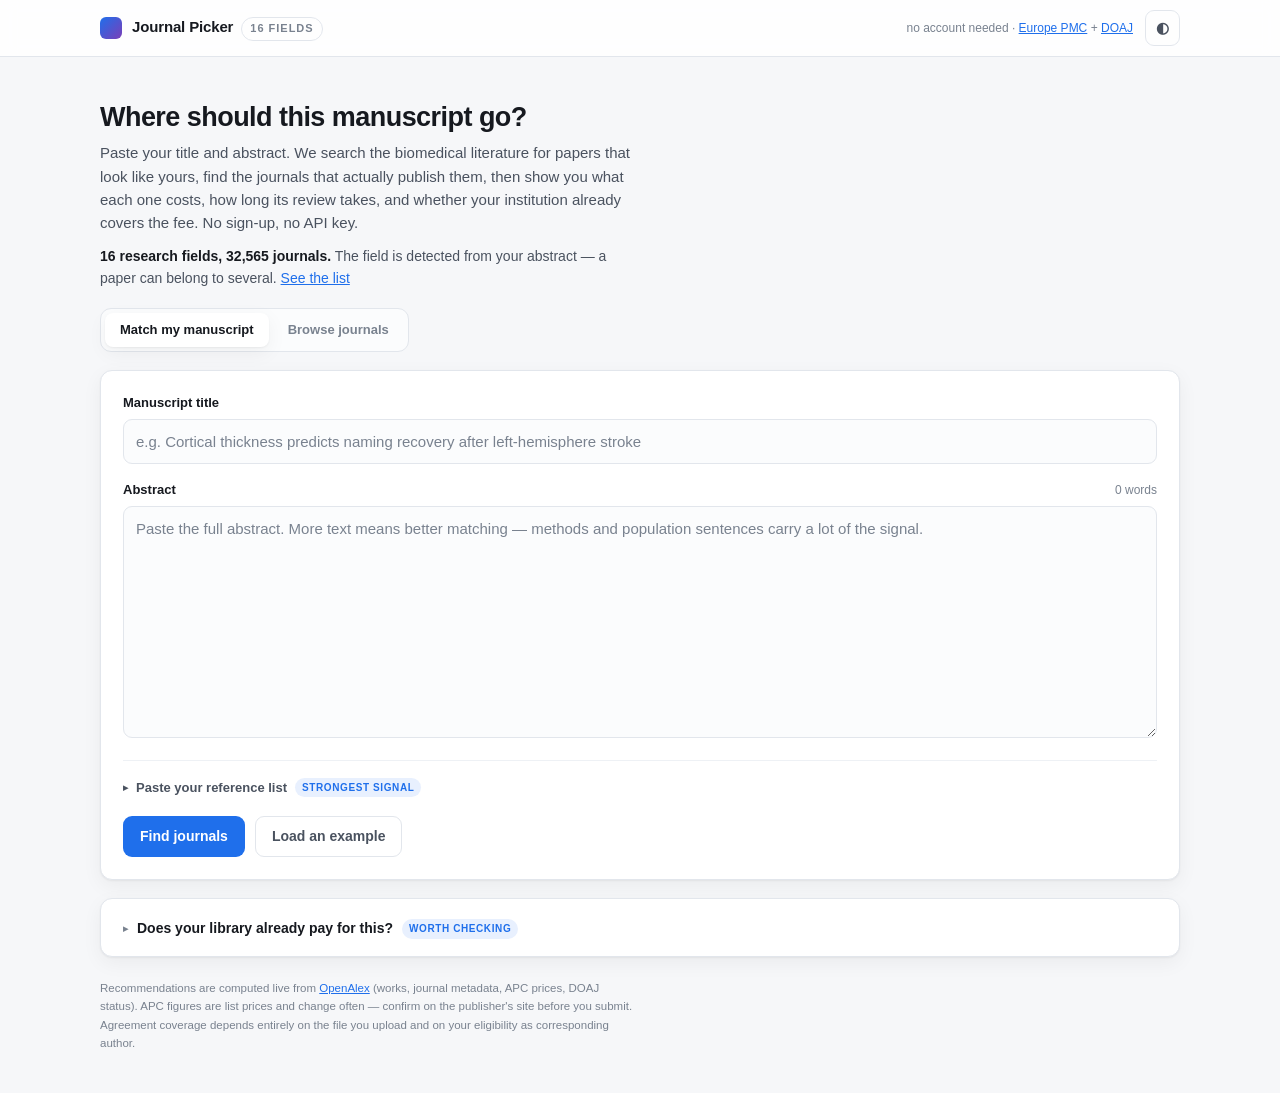
<file: index.html>
<!DOCTYPE html>
<html lang="en" data-theme="auto">
<head>
<meta charset="utf-8">
<meta name="viewport" content="width=device-width, initial-scale=1">
<title>Journal Picker — find the right journal for your manuscript</title>
<meta name="description" content="Paste a title and abstract, get ranked journal recommendations across 16 research fields — with real APC costs, peer-review times, open-access status, and your library's agreement coverage.">
<link rel="stylesheet" href="src/style.css">
</head>
<body>

<header class="topbar">
  <div class="wrap topbar-in">
    <div class="brand">
      <span class="brand-mark" aria-hidden="true"></span>
      <span class="brand-text">Journal&nbsp;Picker<span class="brand-sub">16 fields</span></span>
    </div>
    <div class="topbar-actions">
      <span class="src-note">no account needed · <a href="https://europepmc.org" target="_blank" rel="noopener">Europe PMC</a> + <a href="https://doaj.org" target="_blank" rel="noopener">DOAJ</a></span>
      <button id="themeBtn" class="ghost-btn" type="button" title="Toggle colour scheme">◐</button>
    </div>
  </div>
</header>

<main class="wrap">

  <!-- ============ INPUT ============ -->
  <section class="panel intro">
    <h1>Where should this manuscript go?</h1>
    <p class="lede">
      Paste your title and abstract. We search the biomedical literature for papers that look
      like yours, find the journals that actually publish them, then show you what each one
      costs, how long its review takes, and whether your institution already covers the fee.
      No sign-up, no API key.
    </p>
    <p class="lede fields-line">
      <b>16 research fields, 32,565 journals.</b> The field is detected from your
      abstract — a paper can belong to several. <a href="#" id="fieldsToggle">See the list</a>
    </p>
    <p class="lede fields-list" id="fieldsList" hidden>Aging and the aging brain · Brain imaging / neuroimaging · Cardiovascular · Dental, oral and craniofacial · Digital health and clinical AI · Genetics and genomics · Global and planetary health · Health professions education · Implementation science and health services research · Language models and human language · Microbiome and host-microbe interaction · Nutrition and metabolism · Oncology and cancer research · Psychiatry and mental health · Public health, epidemiology and health disparities · Rehabilitation and communication sciences
    </p>
  </section>

  <nav class="modes" role="tablist">
    <button id="modeMatch" class="mode is-on" role="tab" aria-selected="true" type="button">
      Match my manuscript
    </button>
    <button id="modeBrowse" class="mode" role="tab" aria-selected="false" type="button">
      Browse journals
    </button>
  </nav>

  <section class="panel" id="matchPanel">
    <div class="field">
      <label for="title">Manuscript title</label>
      <input id="title" type="text" autocomplete="off"
             placeholder="e.g. Cortical thickness predicts naming recovery after left-hemisphere stroke">
    </div>

    <div class="field">
      <div class="label-row">
        <label for="abstract">Abstract</label>
        <span class="counter" id="absCount">0 words</span>
      </div>
      <textarea id="abstract" rows="9"
                placeholder="Paste the full abstract. More text means better matching — methods and population sentences carry a lot of the signal."></textarea>
    </div>

    <details class="refbox" id="refBox">
      <summary>Paste your reference list <span class="ref-tag">strongest signal</span></summary>
      <p class="hint">
        The journals you cite are the journals whose conversation you're joining — and editors
        check whether a submission engages with what they've published. Paste your bibliography
        in any style; we match journal names against our catalog. Optional, but it changes the
        ranking more than anything else you can give us.
      </p>
      <textarea id="refs" rows="6" placeholder="1. Smith J, et al. Cortical thickness in aphasia. NeuroImage. 2023;45:120-131.
2. Jones A. White matter and naming. Brain and Language, 2022, 88, 45-59.
…"></textarea>
      <p class="hint" id="refStat"></p>
    </details>

    <div class="actions">
      <button id="goBtn" class="primary-btn" type="button">Find journals</button>
      <button id="demoBtn" class="ghost-btn" type="button">Load an example</button>
      <span id="status" class="status" role="status" aria-live="polite"></span>
    </div>

  </section>

  <section class="panel" id="browsePanel" hidden>
    <div class="panel-head"><h2>Every journal in the catalog</h2></div>
    <p class="lede browse-lede">
      No abstract needed. This is the whole catalog, so you can go straight to the
      question most authors actually have: <em>what can I publish in for free?</em>
    </p>

    <div class="browse-controls">
      <div class="field browse-field">
        <label for="browseField">Field</label>
        <select id="browseField"></select>
      </div>
      <div class="field browse-search">
        <label for="browseQ">Filter by name or publisher</label>
        <input id="browseQ" type="text" autocomplete="off" placeholder="e.g. neuro, Elsevier, stroke">
      </div>
      </div>

    <div class="quickpicks">
      <button class="qp" data-preset="diamond" type="button">Free <em>and</em> open access</button>
      <button class="qp" data-preset="free" type="button">Free to publish</button>
      <button class="qp" data-preset="cheap" type="button">Under $1,500</button>
      <button class="qp" data-preset="covered" type="button">Covered by my agreement</button>
      <button class="qp" data-preset="all" type="button">Show everything</button>
    </div>
    <p class="hint" id="browseCount"></p>
  </section>


  <!-- ============ INSTITUTIONAL AGREEMENTS (always available) ============ -->
  <section class="panel agreement-panel">
    <details id="agreeBox">
      <summary>
        Does your library already pay for this?
        <span class="ref-tag">worth checking</span>
      </summary>
      <p class="hint">
        Upload your library's open-access agreement list (<code>.xlsx</code>, <code>.xlsm</code>,
        <code>.csv</code>) and covered journals get flagged as already paid for. Most
        universities publish one; search your library site for "transformative agreement" or
        "open access publishing agreement". The file is read in your browser and never uploaded
        anywhere.
      </p>
      <div id="dropZone" class="drop">
        <input id="agreeFile" type="file" accept=".xlsx,.xlsm,.csv,.tsv" multiple hidden>
        <button id="agreeBtn" class="ghost-btn" type="button">Choose file…</button>
        <span class="drop-hint">or drop it here</span>
      </div>
      <div id="agreeStatus" class="agree-status"></div>
      <label class="check" id="agreeOnlyWrap" hidden><input type="checkbox" id="agreeOnly">
        <span>Only show journals my institution covers</span></label>
    </details>
  </section>

  <!-- ============ FILTERS ============ -->
  <section class="panel" id="filterPanel" hidden>
    <div class="panel-head">
      <h2>What are you willing to pay, and what do you need?</h2>
    </div>

    <div class="filter-grid">

      <div class="filter cost-filter">
        <div class="label-row">
          <label for="apcSlider">Most you'd pay to publish</label>
          <output id="apcOut" class="apc-out">no limit</output>
        </div>
        <input id="apcSlider" type="range" min="0" max="13" step="1" value="13">
        <div class="ticks"><span>$0</span><span>$3k</span><span>$6k</span><span>$9k</span><span>any</span></div>
        <p class="hint" id="apcHint">
          Journals above your ceiling are kept but greyed out, so you can still see what you're passing up.
        </p>
      </div>

      <div class="filter">
        <label>Publishing route</label>
        <div class="radio-list" id="routeGroup">
          <label class="radio"><input type="radio" name="route" value="any" checked>
            <span><b>Anything</b><em>rank purely on fit</em></span></label>
          <label class="radio"><input type="radio" name="route" value="oa">
            <span><b>Must be open access</b><em>gold, diamond or hybrid-OA</em></span></label>
          <label class="radio"><input type="radio" name="route" value="free">
            <span><b>Free for me</b><em>no APC: subscription, diamond, or covered by my agreement</em></span></label>
          <label class="radio"><input type="radio" name="route" value="freeoa">
            <span><b>Free <i>and</i> open access</b><em>diamond OA, or agreement-covered</em></span></label>
        </div>
      </div>

      <div class="filter">
        <label>Quality &amp; indexing</label>
        <label class="check"><input type="checkbox" id="doajOnly">
          <span>In DOAJ <em>vetted open-access listing</em></span></label>
        <label class="check"><input type="checkbox" id="coreOnly">
          <span>Well-established venue <em>OpenAlex "core" journal</em></span></label>
        <label class="check"><input type="checkbox" id="hidePreprint" checked>
          <span>Hide preprint servers &amp; repositories</span></label>
        <div class="sub-field">
          <div class="label-row">
            <label for="citeSlider">Min. 2-year citedness</label>
            <output id="citeOut">any</output>
          </div>
          <input id="citeSlider" type="range" min="0" max="20" step="1" value="0">
        </div>
      </div>


    </div>
  </section>

  <!-- ============ RESULTS ============ -->
  <section id="evidence" class="panel evidence" hidden></section>

  <section id="results" class="results" hidden></section>

  <section id="empty" class="panel empty-state" hidden></section>

</main>

<footer class="wrap foot">
  <p>
    Recommendations are computed live from <a href="https://openalex.org" target="_blank" rel="noopener">OpenAlex</a>
    (works, journal metadata, APC prices, DOAJ status). APC figures are list prices and change often —
    confirm on the publisher's site before you submit. Agreement coverage depends entirely on the file
    you upload and on your eligibility as corresponding author.
  </p>
</footer>

<template id="cardTpl">
  <article class="card">
    <div class="card-main">
      <div class="card-head">
        <div class="fitwrap" title="Overall fit">
          <svg class="ring" viewBox="0 0 44 44" aria-hidden="true">
            <circle class="ring-bg" cx="22" cy="22" r="18"></circle>
            <circle class="ring-fg" cx="22" cy="22" r="18"></circle>
          </svg>
          <span class="fitnum"></span>
        </div>
        <div class="card-title">
          <h3><a class="jname" target="_blank" rel="noopener"></a></h3>
          <p class="jmeta"></p>
        </div>
        <div class="card-cost">
          <span class="cost-amount"></span>
          <span class="cost-label"></span>
        </div>
      </div>

      <div class="badges"></div>

      <div class="why">
        <div class="why-bars"></div>
        <p class="why-text"></p>
      </div>

      <details class="papers">
        <summary><span class="papers-n"></span></summary>
        <ul class="paper-list"></ul>
        <p class="jtopics"></p>
      </details>
    </div>
  </article>
</template>

<script type="module" src="src/app.js"></script>
</body>
</html>
</file>
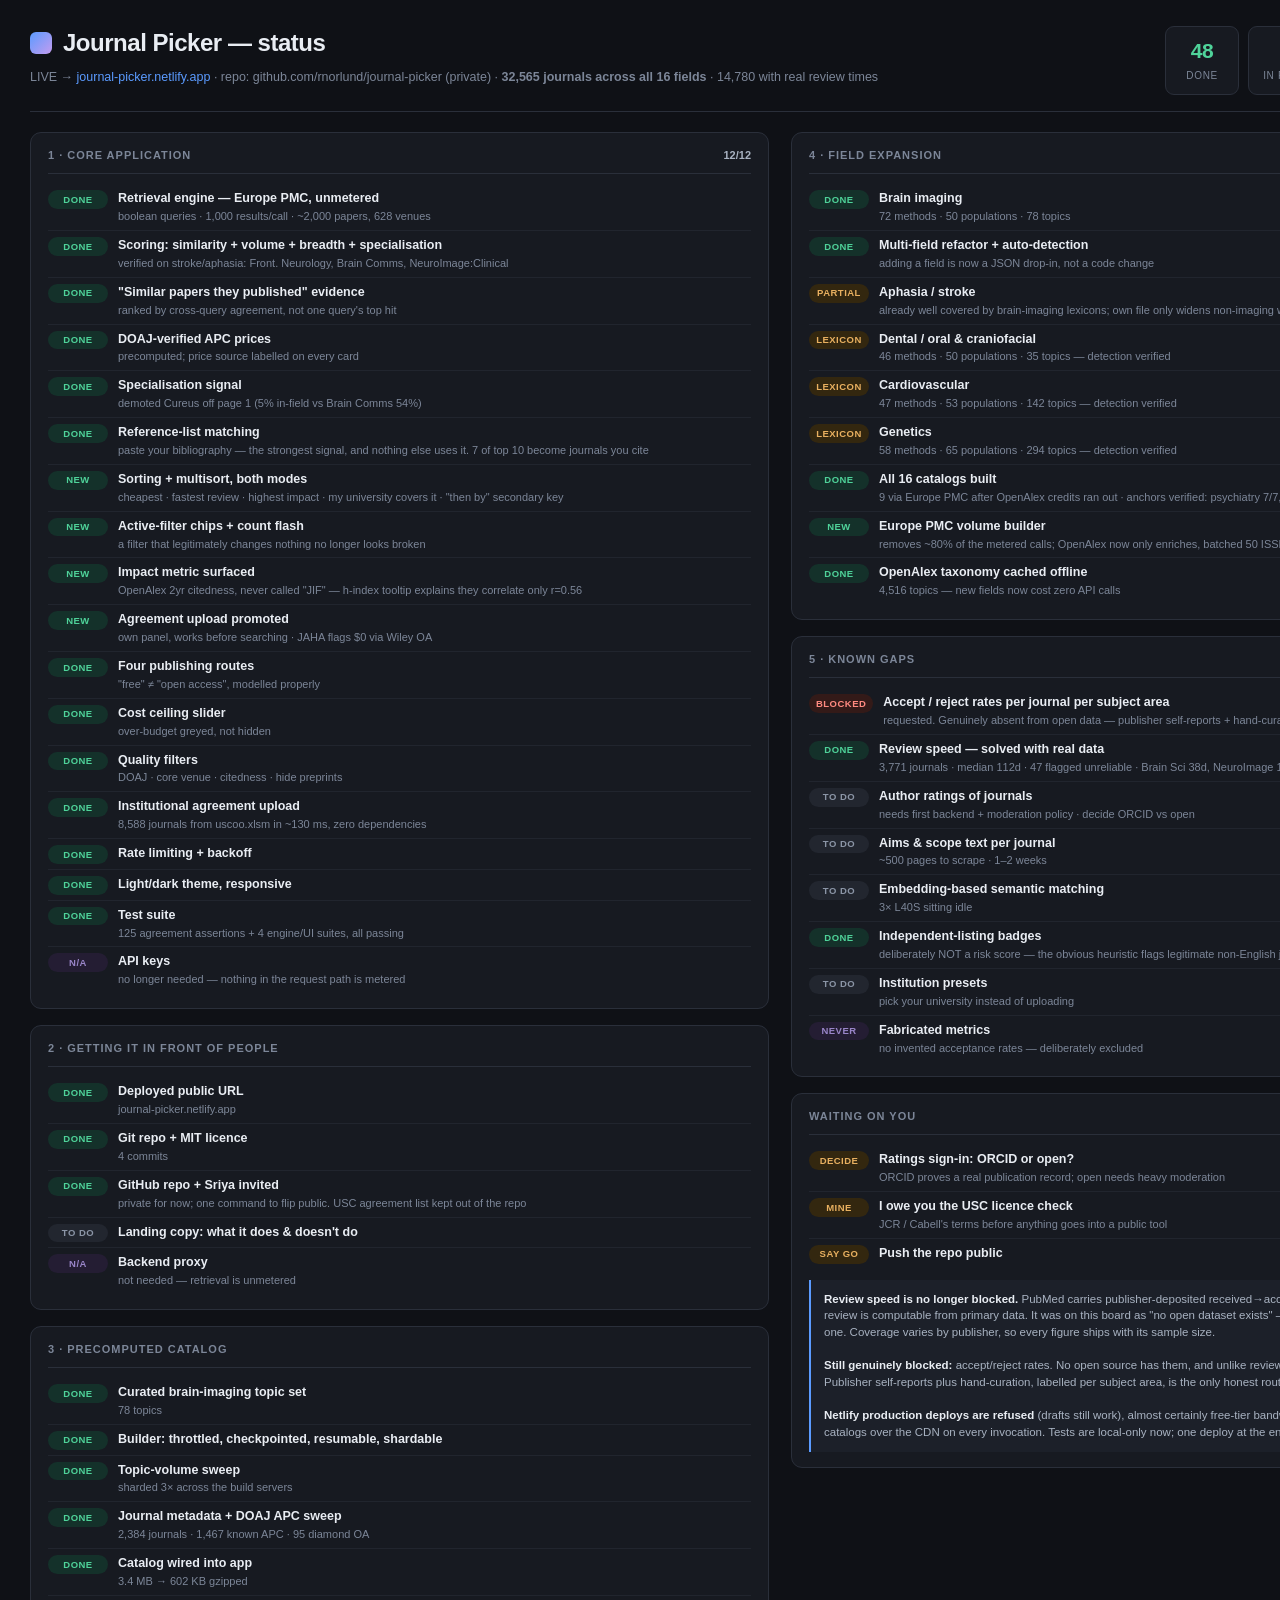
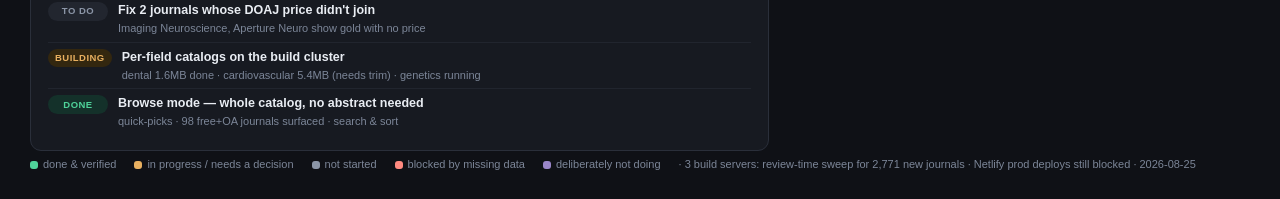
<file: status/grid.html>
<!DOCTYPE html><html><head><meta charset="utf-8"><style>
:root{
 --bg:#0f1116;--card:#171a21;--card2:#1c2029;--ink:#e9edf3;--ink2:#a8b2c1;--ink3:#79839400;
 --dim:#7c8698;--line:#2a2f3a;--acc:#5b9bff;
 --ok:#4fd39a;--okbg:#14312a;--wip:#e8b060;--wipbg:#33270f;
 --todo:#8b95a6;--todobg:#22262f;--blocked:#ff8a80;--blockedbg:#331a18;
 --skip:#9a86c9;--skipbg:#241d33;
}
*{box-sizing:border-box;margin:0;padding:0}
body{background:var(--bg);color:var(--ink);font:13px/1.45 -apple-system,BlinkMacSystemFont,"Segoe UI",Inter,sans-serif;padding:26px 30px;width:1560px}
.head{display:flex;justify-content:space-between;align-items:flex-start;border-bottom:1px solid var(--line);padding-bottom:16px;margin-bottom:20px}
h1{font-size:24px;letter-spacing:-.02em;display:flex;align-items:center;gap:11px}
.mark{width:22px;height:22px;border-radius:6px;background:linear-gradient(135deg,#5b9bff,#c39cf0)}
.sub{color:var(--dim);font-size:12.5px;margin-top:7px}
.sub a{color:var(--acc);text-decoration:none}
.tally{display:flex;gap:9px}
.t{background:var(--card);border:1px solid var(--line);border-radius:9px;padding:9px 14px;text-align:center;min-width:74px}
.t b{display:block;font-size:21px;letter-spacing:-.02em}
.t span{font-size:10px;text-transform:uppercase;letter-spacing:.07em;color:var(--dim)}
.t.ok b{color:var(--ok)} .t.wip b{color:var(--wip)} .t.blk b{color:var(--blocked)}
.cols{column-count:2;column-gap:22px}
.sec{background:var(--card);border:1px solid var(--line);border-radius:11px;padding:15px 17px;margin-bottom:16px;break-inside:avoid}
.sec h2{font-size:11px;text-transform:uppercase;letter-spacing:.09em;color:var(--dim);padding-bottom:9px;border-bottom:1px solid var(--line);margin-bottom:10px;display:flex;justify-content:space-between}
.sec h2 em{font-style:normal;color:var(--ink2);letter-spacing:0;text-transform:none;font-size:11px}
.row{display:flex;gap:10px;padding:5px 0;align-items:flex-start}
.row+.row{border-top:1px solid #21252e}
.pill{flex:none;font-size:9.5px;font-weight:700;text-transform:uppercase;letter-spacing:.05em;padding:2.5px 7px;border-radius:20px;margin-top:1px;min-width:60px;text-align:center}
.p-ok{background:var(--okbg);color:var(--ok)} .p-wip{background:var(--wipbg);color:var(--wip)}
.p-todo{background:var(--todobg);color:var(--todo)} .p-blk{background:var(--blockedbg);color:var(--blocked)}
.p-skip{background:var(--skipbg);color:var(--skip)}
.txt{flex:1;min-width:0}
.txt b{font-weight:600;font-size:12.5px}
.txt i{font-style:normal;display:block;color:var(--dim);font-size:11px;margin-top:1px}
.note{background:var(--card2);border-left:2px solid var(--acc);border-radius:0 8px 8px 0;padding:11px 13px;margin-top:11px;font-size:11.5px;color:var(--ink2)}
.note b{color:var(--ink)}
.foot{margin-top:6px;color:var(--dim);font-size:11px;display:flex;gap:18px;flex-wrap:wrap}
.k{display:inline-flex;align-items:center;gap:5px}
.dot{width:8px;height:8px;border-radius:3px;display:inline-block}
</style></head><body>

<div class="head">
 <div>
  <h1><span class="mark"></span>Journal Picker — status</h1>
  <div class="sub">LIVE → <a>journal-picker.netlify.app</a> · repo: github.com/rnorlund/journal-picker (private) · <b>32,565 journals across all 16 fields</b> · 14,780 with real review times</div>
 </div>
 <div class="tally">
  <div class="t ok"><b>48</b><span>done</span></div>
  <div class="t wip"><b>2</b><span>in progress</span></div>
  <div class="t"><b>5</b><span>to do</span></div>
  <div class="t blk"><b>1</b><span>blocked</span></div>
 </div>
</div>

<div class="cols">

<div class="sec"><h2>1 · Core application <em>12/12</em></h2>
<div class="row"><span class="pill p-ok">done</span><div class="txt"><b>Retrieval engine — Europe PMC, unmetered</b><i>boolean queries · 1,000 results/call · ~2,000 papers, 628 venues</i></div></div>
<div class="row"><span class="pill p-ok">done</span><div class="txt"><b>Scoring: similarity + volume + breadth + specialisation</b><i>verified on stroke/aphasia: Front. Neurology, Brain Comms, NeuroImage:Clinical</i></div></div>
<div class="row"><span class="pill p-ok">done</span><div class="txt"><b>"Similar papers they published" evidence</b><i>ranked by cross-query agreement, not one query's top hit</i></div></div>
<div class="row"><span class="pill p-ok">done</span><div class="txt"><b>DOAJ-verified APC prices</b><i>precomputed; price source labelled on every card</i></div></div>
<div class="row"><span class="pill p-ok">done</span><div class="txt"><b>Specialisation signal</b><i>demoted Cureus off page 1 (5% in-field vs Brain Comms 54%)</i></div></div>
<div class="row"><span class="pill p-ok">done</span><div class="txt"><b>Reference-list matching</b><i>paste your bibliography — the strongest signal, and nothing else uses it. 7 of top 10 become journals you cite</i></div></div>
<div class="row"><span class="pill p-ok">NEW</span><div class="txt"><b>Sorting + multisort, both modes</b><i>cheapest · fastest review · highest impact · my university covers it · "then by" secondary key</i></div></div>
<div class="row"><span class="pill p-ok">NEW</span><div class="txt"><b>Active-filter chips + count flash</b><i>a filter that legitimately changes nothing no longer looks broken</i></div></div>
<div class="row"><span class="pill p-ok">NEW</span><div class="txt"><b>Impact metric surfaced</b><i>OpenAlex 2yr citedness, never called "JIF" — h-index tooltip explains they correlate only r=0.56</i></div></div>
<div class="row"><span class="pill p-ok">NEW</span><div class="txt"><b>Agreement upload promoted</b><i>own panel, works before searching · JAHA flags $0 via Wiley OA</i></div></div>
<div class="row"><span class="pill p-ok">done</span><div class="txt"><b>Four publishing routes</b><i>"free" ≠ "open access", modelled properly</i></div></div>
<div class="row"><span class="pill p-ok">done</span><div class="txt"><b>Cost ceiling slider</b><i>over-budget greyed, not hidden</i></div></div>
<div class="row"><span class="pill p-ok">done</span><div class="txt"><b>Quality filters</b><i>DOAJ · core venue · citedness · hide preprints</i></div></div>
<div class="row"><span class="pill p-ok">done</span><div class="txt"><b>Institutional agreement upload</b><i>8,588 journals from uscoo.xlsm in ~130 ms, zero dependencies</i></div></div>
<div class="row"><span class="pill p-ok">done</span><div class="txt"><b>Rate limiting + backoff</b></div></div>
<div class="row"><span class="pill p-ok">done</span><div class="txt"><b>Light/dark theme, responsive</b></div></div>
<div class="row"><span class="pill p-ok">done</span><div class="txt"><b>Test suite</b><i>125 agreement assertions + 4 engine/UI suites, all passing</i></div></div>
<div class="row"><span class="pill p-skip">n/a</span><div class="txt"><b>API keys</b><i>no longer needed — nothing in the request path is metered</i></div></div>
</div>

<div class="sec"><h2>2 · Getting it in front of people</h2>
<div class="row"><span class="pill p-ok">done</span><div class="txt"><b>Deployed public URL</b><i>journal-picker.netlify.app</i></div></div>
<div class="row"><span class="pill p-ok">done</span><div class="txt"><b>Git repo + MIT licence</b><i>4 commits</i></div></div>
<div class="row"><span class="pill p-ok">done</span><div class="txt"><b>GitHub repo + Sriya invited</b><i>private for now; one command to flip public. USC agreement list kept out of the repo</i></div></div>
<div class="row"><span class="pill p-todo">to do</span><div class="txt"><b>Landing copy: what it does &amp; doesn't do</b></div></div>
<div class="row"><span class="pill p-skip">n/a</span><div class="txt"><b>Backend proxy</b><i>not needed — retrieval is unmetered</i></div></div>
</div>

<div class="sec"><h2>3 · Precomputed catalog</h2>
<div class="row"><span class="pill p-ok">done</span><div class="txt"><b>Curated brain-imaging topic set</b><i>78 topics</i></div></div>
<div class="row"><span class="pill p-ok">done</span><div class="txt"><b>Builder: throttled, checkpointed, resumable, shardable</b></div></div>
<div class="row"><span class="pill p-ok">done</span><div class="txt"><b>Topic-volume sweep</b><i>sharded 3× across the build servers</i></div></div>
<div class="row"><span class="pill p-ok">done</span><div class="txt"><b>Journal metadata + DOAJ APC sweep</b><i>2,384 journals · 1,467 known APC · 95 diamond OA</i></div></div>
<div class="row"><span class="pill p-ok">done</span><div class="txt"><b>Catalog wired into app</b><i>3.4 MB → 602 KB gzipped</i></div></div>
<div class="row"><span class="pill p-todo">to do</span><div class="txt"><b>Fix 2 journals whose DOAJ price didn't join</b><i>Imaging Neuroscience, Aperture Neuro show gold with no price</i></div></div>
<div class="row"><span class="pill p-wip">building</span><div class="txt"><b>Per-field catalogs on the build cluster</b><i>dental 1.6MB done · cardiovascular 5.4MB (needs trim) · genetics running</i></div></div>
<div class="row"><span class="pill p-ok">done</span><div class="txt"><b>Browse mode — whole catalog, no abstract needed</b><i>quick-picks · 98 free+OA journals surfaced · search &amp; sort</i></div></div>
</div>

<div class="sec"><h2>4 · Field expansion <em>lexicons done, catalogs pending</em></h2>
<div class="row"><span class="pill p-ok">done</span><div class="txt"><b>Brain imaging</b><i>72 methods · 50 populations · 78 topics</i></div></div>
<div class="row"><span class="pill p-ok">done</span><div class="txt"><b>Multi-field refactor + auto-detection</b><i>adding a field is now a JSON drop-in, not a code change</i></div></div>
<div class="row"><span class="pill p-wip">partial</span><div class="txt"><b>Aphasia / stroke</b><i>already well covered by brain-imaging lexicons; own file only widens non-imaging work</i></div></div>
<div class="row"><span class="pill p-wip">lexicon</span><div class="txt"><b>Dental / oral &amp; craniofacial</b><i>46 methods · 50 populations · 35 topics — detection verified</i></div></div>
<div class="row"><span class="pill p-wip">lexicon</span><div class="txt"><b>Cardiovascular</b><i>47 methods · 53 populations · 142 topics — detection verified</i></div></div>
<div class="row"><span class="pill p-wip">lexicon</span><div class="txt"><b>Genetics</b><i>58 methods · 65 populations · 294 topics — detection verified</i></div></div>
<div class="row"><span class="pill p-ok">DONE</span><div class="txt"><b>All 16 catalogs built</b><i>9 via Europe PMC after OpenAlex credits ran out · anchors verified: psychiatry 7/7, public health 6/6, rehab 5/5</i></div></div>
<div class="row"><span class="pill p-ok">NEW</span><div class="txt"><b>Europe PMC volume builder</b><i>removes ~80% of the metered calls; OpenAlex now only enriches, batched 50 ISSNs/call</i></div></div>
<div class="row"><span class="pill p-ok">done</span><div class="txt"><b>OpenAlex taxonomy cached offline</b><i>4,516 topics — new fields now cost zero API calls</i></div></div>
</div>

<div class="sec"><h2>5 · Known gaps</h2>
<div class="row"><span class="pill p-blk">blocked</span><div class="txt"><b>Accept / reject rates per journal per subject area</b><i>requested. Genuinely absent from open data — publisher self-reports + hand-curation is the only route</i></div></div>
<div class="row"><span class="pill p-ok">done</span><div class="txt"><b>Review speed — solved with real data</b><i>3,771 journals · median 112d · 47 flagged unreliable · Brain Sci 38d, NeuroImage 138d, Brain Comms 227d</i></div></div>
<div class="row"><span class="pill p-todo">to do</span><div class="txt"><b>Author ratings of journals</b><i>needs first backend + moderation policy · decide ORCID vs open</i></div></div>
<div class="row"><span class="pill p-todo">to do</span><div class="txt"><b>Aims &amp; scope text per journal</b><i>~500 pages to scrape · 1–2 weeks</i></div></div>
<div class="row"><span class="pill p-todo">to do</span><div class="txt"><b>Embedding-based semantic matching</b><i>3× L40S sitting idle</i></div></div>
<div class="row"><span class="pill p-ok">done</span><div class="txt"><b>Independent-listing badges</b><i>deliberately NOT a risk score — the obvious heuristic flags legitimate non-English journals</i></div></div>
<div class="row"><span class="pill p-todo">to do</span><div class="txt"><b>Institution presets</b><i>pick your university instead of uploading</i></div></div>
<div class="row"><span class="pill p-skip">never</span><div class="txt"><b>Fabricated metrics</b><i>no invented acceptance rates — deliberately excluded</i></div></div>
</div>

<div class="sec"><h2>Waiting on you</h2>
<div class="row"><span class="pill p-wip">decide</span><div class="txt"><b>Ratings sign-in: ORCID or open?</b><i>ORCID proves a real publication record; open needs heavy moderation</i></div></div>
<div class="row"><span class="pill p-wip">mine</span><div class="txt"><b>I owe you the USC licence check</b><i>JCR / Cabell's terms before anything goes into a public tool</i></div></div>
<div class="row"><span class="pill p-wip">say go</span><div class="txt"><b>Push the repo public</b></div></div>
<div class="note"><b>Review speed is no longer blocked.</b> PubMed carries publisher-deposited received→accepted dates per article, so median time in review is computable from primary data. It was on this board as "no open dataset exists" — there is one, it just is not advertised as one. Coverage varies by publisher, so every figure ships with its sample size.<br><br><b>Still genuinely blocked:</b> accept/reject rates. No open source has them, and unlike review times there is no proxy hiding in the data. Publisher self-reports plus hand-curation, labelled per subject area, is the only honest route.<br><br><b>Netlify production deploys are refused</b> (drafts still work), almost certainly free-tier bandwidth — my own test runs pulled multi-MB catalogs over the CDN on every invocation. Tests are local-only now; one deploy at the end.</div>
</div>

</div>

<div class="foot">
 <span class="k"><i class="dot" style="background:#4fd39a"></i>done &amp; verified</span>
 <span class="k"><i class="dot" style="background:#e8b060"></i>in progress / needs a decision</span>
 <span class="k"><i class="dot" style="background:#8b95a6"></i>not started</span>
 <span class="k"><i class="dot" style="background:#ff8a80"></i>blocked by missing data</span>
 <span class="k"><i class="dot" style="background:#9a86c9"></i>deliberately not doing</span>
 <span>· 3 build servers: review-time sweep for 2,771 new journals · Netlify prod deploys still blocked · 2026-08-25</span>
</div>
</body></html>
</file>
<file: src/style.css>
/* Journal Picker — styles */

:root {
  --bg:        #f6f7f9;
  --panel:     #ffffff;
  --panel-2:   #fbfcfd;
  --ink:       #16191f;
  --ink-2:     #4a525f;
  --ink-3:     #79828f;
  --line:      #e2e6ec;
  --line-2:    #eef1f5;
  --accent:    #1f6feb;
  --accent-ink:#ffffff;
  --accent-sf: #e8f0fe;
  --good:      #0f7b4f;
  --good-sf:   #e2f4ec;
  --warn:      #9a5b00;
  --warn-sf:   #fdf0dc;
  --cost:      #7b3fb8;
  --cost-sf:   #f1e9fb;
  --danger:    #b3261e;
  --shadow:    0 1px 2px rgba(16,20,28,.05), 0 6px 20px rgba(16,20,28,.05);
  --radius:    12px;
  --mono: ui-monospace, SFMono-Regular, "SF Mono", Menlo, Consolas, monospace;
  --sans: -apple-system, BlinkMacSystemFont, "Segoe UI", Inter, Roboto, "Helvetica Neue", Arial, sans-serif;
}

@media (prefers-color-scheme: dark) {
  :root:not([data-theme="light"]) {
    --bg:        #0f1116;
    --panel:     #171a21;
    --panel-2:   #1c2029;
    --ink:       #e9edf3;
    --ink-2:     #a8b2c1;
    --ink-3:     #7c8698;
    --line:      #2a2f3a;
    --line-2:    #232833;
    --accent:    #5b9bff;
    --accent-ink:#0c1220;
    --accent-sf: #1a2740;
    --good:      #4fd39a;
    --good-sf:   #14312a;
    --warn:      #e8b060;
    --warn-sf:   #33270f;
    --cost:      #c39cf0;
    --cost-sf:   #281c3a;
    --danger:    #ff8a80;
    --shadow:    0 1px 2px rgba(0,0,0,.3), 0 8px 26px rgba(0,0,0,.28);
  }
}
:root[data-theme="dark"] {
  --bg:#0f1116; --panel:#171a21; --panel-2:#1c2029; --ink:#e9edf3; --ink-2:#a8b2c1;
  --ink-3:#7c8698; --line:#2a2f3a; --line-2:#232833; --accent:#5b9bff; --accent-ink:#0c1220;
  --accent-sf:#1a2740; --good:#4fd39a; --good-sf:#14312a; --warn:#e8b060; --warn-sf:#33270f;
  --cost:#c39cf0; --cost-sf:#281c3a; --danger:#ff8a80;
  --shadow:0 1px 2px rgba(0,0,0,.3), 0 8px 26px rgba(0,0,0,.28);
}

* { box-sizing: border-box; }

/* keep the sticky header from clipping scrolled-to cards */
html { scroll-padding-top: 68px; }

body {
  margin: 0;
  background: var(--bg);
  color: var(--ink);
  font: 15px/1.55 var(--sans);
  -webkit-font-smoothing: antialiased;
}

.wrap { max-width: 1120px; margin: 0 auto; padding: 0 20px; }

/* ---------- top bar ---------- */
.topbar {
  border-bottom: 1px solid var(--line);
  background: color-mix(in srgb, var(--panel) 85%, transparent);
  backdrop-filter: blur(8px);
  position: sticky; top: 0; z-index: 20;
}
.topbar-in { display: flex; align-items: center; justify-content: space-between; height: 56px; }
.brand { display: flex; align-items: center; gap: 10px; font-weight: 650; letter-spacing: -.01em; }
.brand-mark {
  width: 22px; height: 22px; border-radius: 6px; flex: none;
  background: linear-gradient(135deg, var(--accent), var(--cost));
}
.brand-text { display: flex; align-items: baseline; gap: 8px; }
.brand-sub {
  font-size: 11px; font-weight: 600; text-transform: uppercase; letter-spacing: .09em;
  color: var(--ink-3); border: 1px solid var(--line); border-radius: 20px; padding: 2px 8px;
}
.topbar-actions { display: flex; align-items: center; gap: 12px; }
.src-note { font-size: 12px; color: var(--ink-3); }

/* ---------- panels ---------- */
.panel {
  background: var(--panel);
  border: 1px solid var(--line);
  border-radius: var(--radius);
  padding: 22px;
  margin: 18px 0;
  box-shadow: var(--shadow);
}
.intro { background: none; border: none; box-shadow: none; padding: 26px 0 0; margin-bottom: 4px; }
h1 { font-size: 27px; line-height: 1.2; letter-spacing: -.02em; margin: 0 0 8px; }
h2 { font-size: 15px; margin: 0 0 14px; letter-spacing: -.01em; }
.lede { color: var(--ink-2); max-width: 66ch; margin: 0; }
.panel-head { display: flex; justify-content: space-between; align-items: baseline; }

/* ---------- form ---------- */
.field { margin-bottom: 16px; }
.field:last-of-type { margin-bottom: 0; }
label { display: block; font-size: 13px; font-weight: 600; margin-bottom: 6px; }
.label-row { display: flex; justify-content: space-between; align-items: baseline; }
.label-row label { margin-bottom: 6px; }
.counter, output { font-size: 12px; color: var(--ink-3); font-variant-numeric: tabular-nums; }

input[type="text"], textarea {
  width: 100%; padding: 10px 12px;
  background: var(--panel-2); color: var(--ink);
  border: 1px solid var(--line); border-radius: 9px;
  font: inherit; resize: vertical;
}
textarea { line-height: 1.55; min-height: 120px; }
input[type="text"]:focus, textarea:focus {
  outline: none; border-color: var(--accent);
  box-shadow: 0 0 0 3px color-mix(in srgb, var(--accent) 18%, transparent);
}
::placeholder { color: var(--ink-3); }

.actions { display: flex; align-items: center; gap: 10px; margin-top: 18px; flex-wrap: wrap; }
.primary-btn, .ghost-btn {
  font: inherit; font-weight: 600; font-size: 14px;
  border-radius: 9px; padding: 9px 16px; cursor: pointer;
  border: 1px solid transparent; transition: .13s;
}
.primary-btn { background: var(--accent); color: var(--accent-ink); }
.primary-btn:hover { filter: brightness(1.08); }
.primary-btn:disabled { opacity: .55; cursor: progress; }
.ghost-btn { background: transparent; color: var(--ink-2); border-color: var(--line); }
.ghost-btn:hover { background: var(--panel-2); color: var(--ink); }
#themeBtn { padding: 5px 10px; font-size: 15px; }

.status { font-size: 13px; color: var(--ink-2); }
.status.err { color: var(--danger); }
.spin {
  display: inline-block; width: 12px; height: 12px; margin-right: 7px;
  border: 2px solid color-mix(in srgb, var(--accent) 30%, transparent);
  border-top-color: var(--accent); border-radius: 50%;
  animation: spin .7s linear infinite; vertical-align: -2px;
}
@keyframes spin { to { transform: rotate(360deg); } }

/* ---------- filters ---------- */
.filter-grid {
  display: grid; gap: 22px;
  grid-template-columns: repeat(auto-fit, minmax(248px, 1fr));
}
.filter > label:first-child {
  font-size: 11px; text-transform: uppercase; letter-spacing: .07em; color: var(--ink-3);
  padding-bottom: 7px; border-bottom: 1px solid var(--line-2); margin-bottom: 11px;
}
.filter .label-row label { font-size: 11px; text-transform: uppercase; letter-spacing: .07em; color: var(--ink-3); }
.hint { font-size: 12px; color: var(--ink-3); margin: 8px 0 0; line-height: 1.45; }
.hint code { font-family: var(--mono); font-size: 11px; background: var(--panel-2); padding: 1px 4px; border-radius: 4px; }

input[type="range"] { width: 100%; accent-color: var(--accent); margin: 6px 0 2px; }
.apc-out { font-size: 17px; font-weight: 700; color: var(--ink); letter-spacing: -.02em; }
.ticks { display: flex; justify-content: space-between; font-size: 10px; color: var(--ink-3); font-variant-numeric: tabular-nums; }

.radio-list { display: flex; flex-direction: column; gap: 2px; }
.radio, .check { display: flex; gap: 9px; align-items: flex-start; padding: 7px 8px;
  border-radius: 8px; cursor: pointer; font-weight: 400; font-size: 13px; margin: 0; }
.radio:hover, .check:hover { background: var(--panel-2); }
.radio input, .check input { margin: 2px 0 0; accent-color: var(--accent); flex: none; }
.radio span, .check span { display: flex; flex-direction: column; gap: 1px; }
.radio b, .check b { font-weight: 600; }
.radio em, .check em { font-style: normal; font-size: 11.5px; color: var(--ink-3); }
.sub-field { margin-top: 12px; padding-top: 10px; border-top: 1px solid var(--line-2); }

.drop {
  border: 1.5px dashed var(--line); border-radius: 10px; padding: 14px;
  display: flex; align-items: center; gap: 10px; flex-wrap: wrap;
  background: var(--panel-2); transition: .15s;
}
.drop.over { border-color: var(--accent); background: var(--accent-sf); }
.drop-hint { font-size: 12px; color: var(--ink-3); }
.agree-status { font-size: 12px; margin-top: 9px; line-height: 1.5; }
.agree-status .ok { color: var(--good); font-weight: 600; }
.agree-status .bad { color: var(--danger); }
.agree-status .pubs { color: var(--ink-3); display: block; margin-top: 2px; }

/* ---------- evidence ---------- */
.evidence { background: var(--panel-2); }
.ev-grid { display: grid; gap: 18px; grid-template-columns: repeat(auto-fit, minmax(200px, 1fr)); }
.ev-block h4 {
  font-size: 11px; text-transform: uppercase; letter-spacing: .07em;
  color: var(--ink-3); margin: 0 0 8px; font-weight: 600;
}
.chips { display: flex; flex-wrap: wrap; gap: 5px; }
.chip {
  font-size: 11.5px; padding: 3px 9px; border-radius: 20px;
  background: var(--panel); border: 1px solid var(--line); color: var(--ink-2);
}
.chip.q { font-family: var(--mono); font-size: 11px; }
.ev-stats { display: flex; gap: 22px; flex-wrap: wrap; }
.ev-stat b { display: block; font-size: 21px; letter-spacing: -.02em; font-variant-numeric: tabular-nums; }
.ev-stat span { font-size: 11.5px; color: var(--ink-3); }

/* ---------- results ---------- */
.results { margin: 18px 0 34px; }
.res-head {
  display: flex; justify-content: space-between; align-items: baseline;
  gap: 12px; flex-wrap: wrap; margin-bottom: 12px; padding: 0 2px;
}
.res-head h2 { margin: 0; font-size: 17px; }
.res-count { font-size: 13px; color: var(--ink-3); }

.card {
  background: var(--panel); border: 1px solid var(--line); border-radius: var(--radius);
  padding: 16px 18px; margin-bottom: 10px; box-shadow: var(--shadow);
  transition: .15s; position: relative; overflow: hidden;
}
.card:hover { border-color: color-mix(in srgb, var(--accent) 40%, var(--line)); }
.card.over-budget { opacity: .5; }
.card.over-budget:hover { opacity: .85; }
.card.covered { border-left: 3px solid var(--good); }

.card-head { display: flex; gap: 14px; align-items: flex-start; }
.fitwrap { position: relative; width: 44px; height: 44px; flex: none; }
.ring { width: 44px; height: 44px; transform: rotate(-90deg); }
.ring-bg, .ring-fg { fill: none; stroke-width: 3.5; }
.ring-bg { stroke: var(--line); }
.ring-fg { stroke: var(--accent); stroke-linecap: round; transition: stroke-dashoffset .5s ease; }
.fitnum {
  position: absolute; inset: 0; display: grid; place-items: center;
  font-size: 12px; font-weight: 700; font-variant-numeric: tabular-nums;
}
.card-title { flex: 1; min-width: 0; }
.card-title h3 { margin: 1px 0 3px; font-size: 16px; letter-spacing: -.01em; line-height: 1.3; }
.jname { color: var(--ink); text-decoration: none; }
.jname:hover { color: var(--accent); text-decoration: underline; }
.jmeta { margin: 0; font-size: 12.5px; color: var(--ink-3); }
.card-cost { text-align: right; flex: none; }
.cost-amount {
  display: block; font-size: 18px; font-weight: 700;
  letter-spacing: -.02em; font-variant-numeric: tabular-nums;
}
.cost-amount.free { color: var(--good); }
.cost-amount.unknown { color: var(--ink-3); font-size: 15px; }
.cost-label { font-size: 11px; color: var(--ink-3); }

.badges { display: flex; flex-wrap: wrap; gap: 5px; margin: 11px 0 0; }
.badge {
  font-size: 11px; font-weight: 600; padding: 2.5px 8px; border-radius: 20px;
  border: 1px solid transparent; white-space: nowrap;
}
.b-cover { background: var(--good); color: var(--panel); font-weight: 700; }
.b-diamond { background: var(--good-sf); color: var(--good); }
.b-fast { background: var(--good-sf); color: var(--good); }
.b-slow { background: var(--warn-sf); color: var(--warn); }
.b-oa    { background: var(--accent-sf); color: var(--accent); }
.b-doaj  { background: var(--good-sf); color: var(--good); }
.b-cost  { background: var(--cost-sf); color: var(--cost); }
.b-warn  { background: var(--warn-sf); color: var(--warn); }
.b-plain { background: var(--panel-2); color: var(--ink-3); border-color: var(--line); }

.why { margin-top: 12px; padding-top: 11px; border-top: 1px solid var(--line-2); }
.why-bars { display: flex; gap: 14px; flex-wrap: wrap; margin-bottom: 7px; }
.wb { font-size: 11px; color: var(--ink-3); display: flex; align-items: center; gap: 6px; }
.wb i { display: block; height: 4px; width: 54px; border-radius: 3px; background: var(--line); overflow: hidden; }
.wb i b { display: block; height: 100%; background: var(--accent); border-radius: 3px; }
.why-text { margin: 0; font-size: 12.5px; color: var(--ink-2); }

.papers { margin-top: 10px; }
.papers summary {
  cursor: pointer; font-size: 12.5px; color: var(--accent); font-weight: 600;
  list-style: none; display: inline-flex; align-items: center; gap: 5px;
}
.papers summary::-webkit-details-marker { display: none; }
.papers summary::before { content: "▸"; font-size: 10px; transition: .15s; }
.papers[open] summary::before { transform: rotate(90deg); }
.paper-list { margin: 9px 0 0; padding-left: 0; list-style: none; }
.paper-list li {
  font-size: 12.5px; color: var(--ink-2); padding: 5px 0 5px 11px;
  border-left: 2px solid var(--line); line-height: 1.45;
}
.paper-list a { color: var(--ink-2); text-decoration: none; }
.paper-list a:hover { color: var(--accent); text-decoration: underline; }
.paper-list .py { color: var(--ink-3); font-variant-numeric: tabular-nums; }
.jtopics { font-size: 11.5px; color: var(--ink-3); margin: 10px 0 0; }

.empty-state { text-align: center; color: var(--ink-2); }
.empty-state h2 { font-size: 16px; }

.foot { padding: 4px 20px 40px; }
.foot p { font-size: 11.5px; color: var(--ink-3); line-height: 1.6; max-width: 84ch; margin: 0; }
a { color: var(--accent); }

@media (max-width: 620px) {
  h1 { font-size: 22px; }
  .card-head { flex-wrap: wrap; }
  .card-cost { text-align: left; width: 100%; margin-top: 4px; }
  .brand-sub { display: none; }
}

/* ---------- api key + quota ---------- */
.quota {
  font-size: 11px; font-variant-numeric: tabular-nums;
  padding: 3px 9px; border-radius: 20px;
  background: var(--panel-2); border: 1px solid var(--line); color: var(--ink-3);
}
.quota.low { background: var(--warn-sf); color: var(--warn); border-color: transparent; }
.quota.out { background: var(--cost-sf); color: var(--danger); border-color: transparent; }

.keybox { margin-top: 16px; border-top: 1px solid var(--line-2); padding-top: 13px; }
.keybox summary {
  cursor: pointer; font-size: 12.5px; font-weight: 600; color: var(--ink-2);
  list-style: none; display: inline-flex; align-items: center; gap: 7px;
}
.keybox summary::-webkit-details-marker { display: none; }
.keybox summary::before { content: "▸"; font-size: 10px; transition: .15s; }
.keybox[open] summary::before { transform: rotate(90deg); }
.key-state {
  font-size: 10px; font-weight: 600; text-transform: uppercase; letter-spacing: .06em;
  padding: 2px 7px; border-radius: 20px; background: var(--warn-sf); color: var(--warn);
}
.key-state.set { background: var(--good-sf); color: var(--good); }
.keyrow { display: flex; gap: 8px; margin-top: 9px; flex-wrap: wrap; }
.keyrow input { flex: 1; min-width: 200px; padding: 8px 11px; font: inherit; font-size: 13px;
  background: var(--panel-2); color: var(--ink); border: 1px solid var(--line); border-radius: 8px; }
.keyrow input:focus { outline: none; border-color: var(--accent); }

/* ---------- mode switch ---------- */
.modes { display: flex; gap: 4px; margin: 18px 0 0; padding: 4px;
  background: var(--panel-2); border: 1px solid var(--line); border-radius: 11px; width: fit-content; }
.mode { font: inherit; font-size: 13px; font-weight: 600; padding: 7px 15px;
  border: none; border-radius: 8px; background: transparent; color: var(--ink-3); cursor: pointer; }
.mode:hover { color: var(--ink); }
.mode.is-on { background: var(--panel); color: var(--ink); box-shadow: var(--shadow); }

.browse-lede { margin-bottom: 16px; font-size: 14px; }
.browse-lede em { font-style: normal; font-weight: 600; color: var(--ink); }
.browse-controls { display: flex; gap: 14px; flex-wrap: wrap; align-items: flex-end; }
.browse-search { flex: 1 1 260px; margin-bottom: 0; }
.browse-sort { flex: 0 0 220px; margin-bottom: 0; }
.browse-sort select { width: 100%; padding: 10px 12px; font: inherit;
  background: var(--panel-2); color: var(--ink); border: 1px solid var(--line); border-radius: 9px; }
.browse-sort select:focus { outline: none; border-color: var(--accent); }

.quickpicks { display: flex; gap: 7px; flex-wrap: wrap; margin-top: 15px; }
.qp { font: inherit; font-size: 12.5px; font-weight: 600; padding: 7px 13px; cursor: pointer;
  border-radius: 20px; border: 1px solid var(--line); background: var(--panel-2); color: var(--ink-2); }
.qp:hover { border-color: var(--accent); color: var(--ink); }
.qp.is-on { background: var(--accent); border-color: var(--accent); color: var(--accent-ink); }
.qp em { font-style: italic; }
#browseCount { margin-top: 12px; }

/* ---------- reference list input ---------- */
.refbox { margin-top: 16px; border-top: 1px solid var(--line-2); padding-top: 13px; }
.refbox summary { cursor: pointer; font-size: 13px; font-weight: 600; color: var(--ink-2);
  list-style: none; display: inline-flex; align-items: center; gap: 8px; }
.refbox summary::-webkit-details-marker { display: none; }
.refbox summary::before { content: "▸"; font-size: 10px; transition: .15s; }
.refbox[open] summary::before { transform: rotate(90deg); }
.ref-tag { font-size: 10px; font-weight: 700; text-transform: uppercase; letter-spacing: .06em;
  padding: 2px 7px; border-radius: 20px; background: var(--accent-sf); color: var(--accent); }
.refbox textarea { margin-top: 9px; font-size: 13px; }
#refStat .ok { color: var(--good); font-weight: 600; }
.b-cite { background: var(--accent-sf); color: var(--accent); }

.ev-block.ev-warn { background: var(--warn-sf); border-radius: 9px; padding: 12px 14px; }
.ev-block.ev-warn h4 { color: var(--warn); }
.ev-note { font-size: 12px; color: var(--ink-2); margin: 0; line-height: 1.5; }

.paper-list li.review-detail { border-left-color: var(--accent); color: var(--ink); }
.paper-list li.review-detail .src { color: var(--ink-3); }

.browse-field { flex: 0 0 260px; margin-bottom: 0; }
.browse-field select { width: 100%; padding: 10px 12px; font: inherit;
  background: var(--panel-2); color: var(--ink); border: 1px solid var(--line); border-radius: 9px; }
.browse-field select:focus { outline: none; border-color: var(--accent); }

.caveat { font-size: 12.5px; color: var(--warn); background: var(--warn-sf);
  border-radius: 8px; padding: 9px 12px; margin: 0 0 14px; line-height: 1.5; }
.caveat b { font-weight: 650; }

/* ---------- institutional agreements panel ---------- */
.agreement-panel { padding: 16px 22px; }
.agreement-panel summary { cursor: pointer; font-size: 14px; font-weight: 650;
  list-style: none; display: inline-flex; align-items: center; gap: 9px; }
.agreement-panel summary::-webkit-details-marker { display: none; }
.agreement-panel summary::before { content: "▸"; font-size: 10px; transition: .15s; color: var(--ink-3); }
.agreement-panel details[open] summary::before { transform: rotate(90deg); }
.agreement-panel .drop { margin-top: 11px; }

/* ---------- sort bar ---------- */
.res-head { align-items: flex-end; }
.res-head-left { display: flex; flex-direction: column; gap: 2px; }
.sortbar { display: flex; gap: 12px; align-items: center; flex-wrap: wrap; }
.sortbar label { font-size: 11.5px; color: var(--ink-3); font-weight: 500;
  display: inline-flex; align-items: center; gap: 6px; margin: 0; }
.sortbar select { font: inherit; font-size: 12.5px; padding: 5px 8px;
  background: var(--panel); color: var(--ink);
  border: 1px solid var(--line); border-radius: 7px; }
.sortbar select:focus { outline: none; border-color: var(--accent); }
.metric { color: var(--ink); font-weight: 650; cursor: help;
  border-bottom: 1px dotted var(--ink-3); }
.metric-dim { color: var(--ink-3); }

/* ---------- active filter chips ---------- */
.fchips { display: flex; flex-wrap: wrap; gap: 5px; margin-top: 7px; }
.fchip { font: inherit; font-size: 11.5px; font-weight: 600; cursor: pointer;
  padding: 3px 9px; border-radius: 20px; border: 1px solid var(--accent);
  background: var(--accent-sf); color: var(--accent); }
.fchip:hover { background: var(--accent); color: var(--accent-ink); }
.fchip b { font-weight: 700; opacity: .7; margin-left: 2px; }
.chip-none { font-size: 11.5px; color: var(--ink-3); }
.res-count.flash { animation: countflash .7s ease; }
@keyframes countflash {
  0%   { background: var(--accent); color: var(--accent-ink); border-radius: 5px; }
  100% { background: transparent; }
}

.caveat-bad { color: var(--danger); background: color-mix(in srgb, var(--danger) 12%, transparent);
  border-left-color: var(--danger); }
.caveat-bad code { font-family: var(--mono); font-size: 11px; }

.fields-line { margin-top: 12px; font-size: 14px; }
.fields-line b { color: var(--ink); }
.fields-list { margin-top: 8px; font-size: 12.5px; color: var(--ink-3); line-height: 1.7; }
</file>
